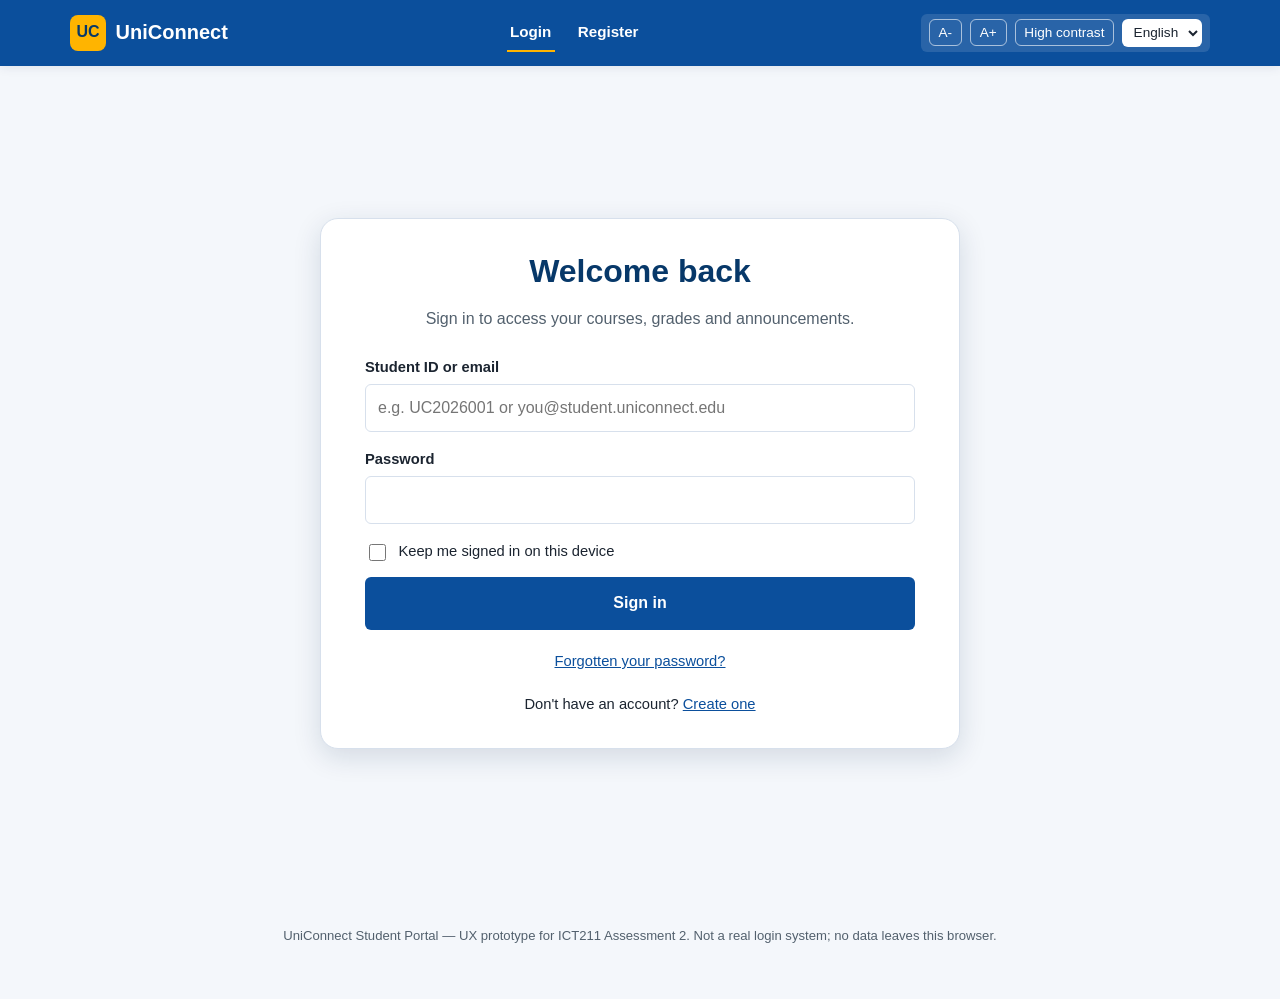
<file: index.html>
<!DOCTYPE html>
<html lang="en">
<head>
<meta charset="UTF-8">
<meta name="viewport" content="width=device-width, initial-scale=1.0">
<title>UniConnect | Student Login</title>
<meta name="description" content="Sign in to the UniConnect student portal to access your courses, grades and announcements.">
<link rel="icon" href="data:image/svg+xml,%3Csvg xmlns=%27http://www.w3.org/2000/svg%27 viewBox=%270 0 100 100%27%3E%3Crect width=%27100%27 height=%27100%27 rx=%2718%27 fill=%27%230b4f9c%27/%3E%3Ctext x=%2750%27 y=%2766%27 font-size=%2748%27 font-family=%27Arial,sans-serif%27 font-weight=%27700%27 fill=%27%23ffffff%27 text-anchor=%27middle%27%3EUC%3C/text%3E%3C/svg%3E">
<link rel="stylesheet" href="css/style.css">
</head>
<body>

<a href="#main-content" class="skip-link">Skip to main content</a>

<header class="site-header">
  <div class="site-header__bar">
    <a href="index.html" class="brand">
      <span class="brand__mark" aria-hidden="true">UC</span>
      <span data-i18n="brand_name">UniConnect</span>
    </a>

    <nav class="main-nav" aria-label="Primary">
      <a href="index.html" aria-current="page" data-i18n="nav_login">Login</a>
      <a href="register.html" data-i18n="nav_register">Register</a>
    </nav>

    <div class="a11y-toolbar" role="group" aria-label="Accessibility settings">
      <button type="button" id="font-decrease" aria-label="Decrease text size">A-</button>
      <button type="button" id="font-increase" aria-label="Increase text size">A+</button>
      <button type="button" id="contrast-toggle" aria-pressed="false" data-i18n="a11y_contrast">High contrast</button>
      <label for="lang-select" class="visually-hidden" data-i18n="a11y_lang_label">Language</label>
      <select id="lang-select" aria-label="Select language">
        <option value="en">English</option>
        <option value="hi">हिंदी</option>
        <option value="zh">中文</option>
      </select>
    </div>
  </div>
</header>

<main id="main-content" class="auth-shell">
  <div class="auth-card">
    <div class="card-header">
      <h1 data-i18n="login_title">Welcome back</h1>
      <p data-i18n="login_subtitle">Sign in to access your courses, grades and announcements.</p>
    </div>

    <div id="form-alert" class="alert" role="alert"></div>

    <!-- STEP 1: credentials -->
    <form id="login-form" novalidate>
      <div class="form-row">
        <div class="field" id="field-student-id">
          <label for="student-id" data-i18n="label_student_id">Student ID or email<span class="required-mark" aria-hidden="true">*</span></label>
          <input type="text" id="student-id" name="studentId" autocomplete="username"
                 aria-required="true" aria-describedby="student-id-error"
                 placeholder="e.g. UC2026001 or you@student.uniconnect.edu">
          <span class="error-msg" id="student-id-error">Enter your student ID or email address.</span>
        </div>
      </div>

      <div class="form-row">
        <div class="field" id="field-password">
          <label for="password" data-i18n="label_password">Password<span class="required-mark" aria-hidden="true">*</span></label>
          <input type="password" id="password" name="password" autocomplete="current-password"
                 aria-required="true" aria-describedby="password-error">
          <span class="error-msg" id="password-error">Enter your password.</span>
        </div>
      </div>

      <div class="checkbox-row">
        <input type="checkbox" id="remember-me" name="rememberMe">
        <label for="remember-me" data-i18n="remember_me">Keep me signed in on this device</label>
      </div>

      <button type="submit" class="btn btn-primary btn-block" data-i18n="btn_login">Sign in</button>

      <p class="auth-footer-link">
        <a href="#" id="forgot-password-link" data-i18n="forgot_password">Forgotten your password?</a>
      </p>
    </form>

    <!-- STEP 2: security-question recovery (hidden until requested) -->
    <div id="recovery-panel" hidden>
      <div class="divider" data-i18n="security_check_title">Account recovery</div>
      <form id="recovery-form" novalidate>
        <div class="form-row">
          <div class="field">
            <label for="recovery-id">Student ID or email<span class="required-mark" aria-hidden="true">*</span></label>
            <input type="text" id="recovery-id" name="recoveryId" aria-required="true">
          </div>
        </div>
        <div class="form-row">
          <div class="field">
            <label for="recovery-answer" data-i18n="label_security_answer">Answer to your security question<span class="required-mark" aria-hidden="true">*</span></label>
            <input type="text" id="recovery-answer" name="recoveryAnswer" aria-required="true">
            <span class="hint" id="recovery-question-hint">We'll show your chosen security question here once your ID is recognised.</span>
          </div>
        </div>
        <button type="submit" class="btn btn-secondary btn-block" data-i18n="btn_verify">Verify and reset password</button>
      </form>
    </div>

    <div class="auth-footer-link">
      <span data-i18n="no_account">Don't have an account?</span>
      <a href="register.html" data-i18n="create_one">Create one</a>
    </div>
  </div>
</main>

<footer class="site-footer">
  <p>UniConnect Student Portal — UX prototype for ICT211 Assessment 2. Not a real login system; no data leaves this browser.</p>
</footer>

<script src="js/main.js"></script>
</body>
</html>
</file>
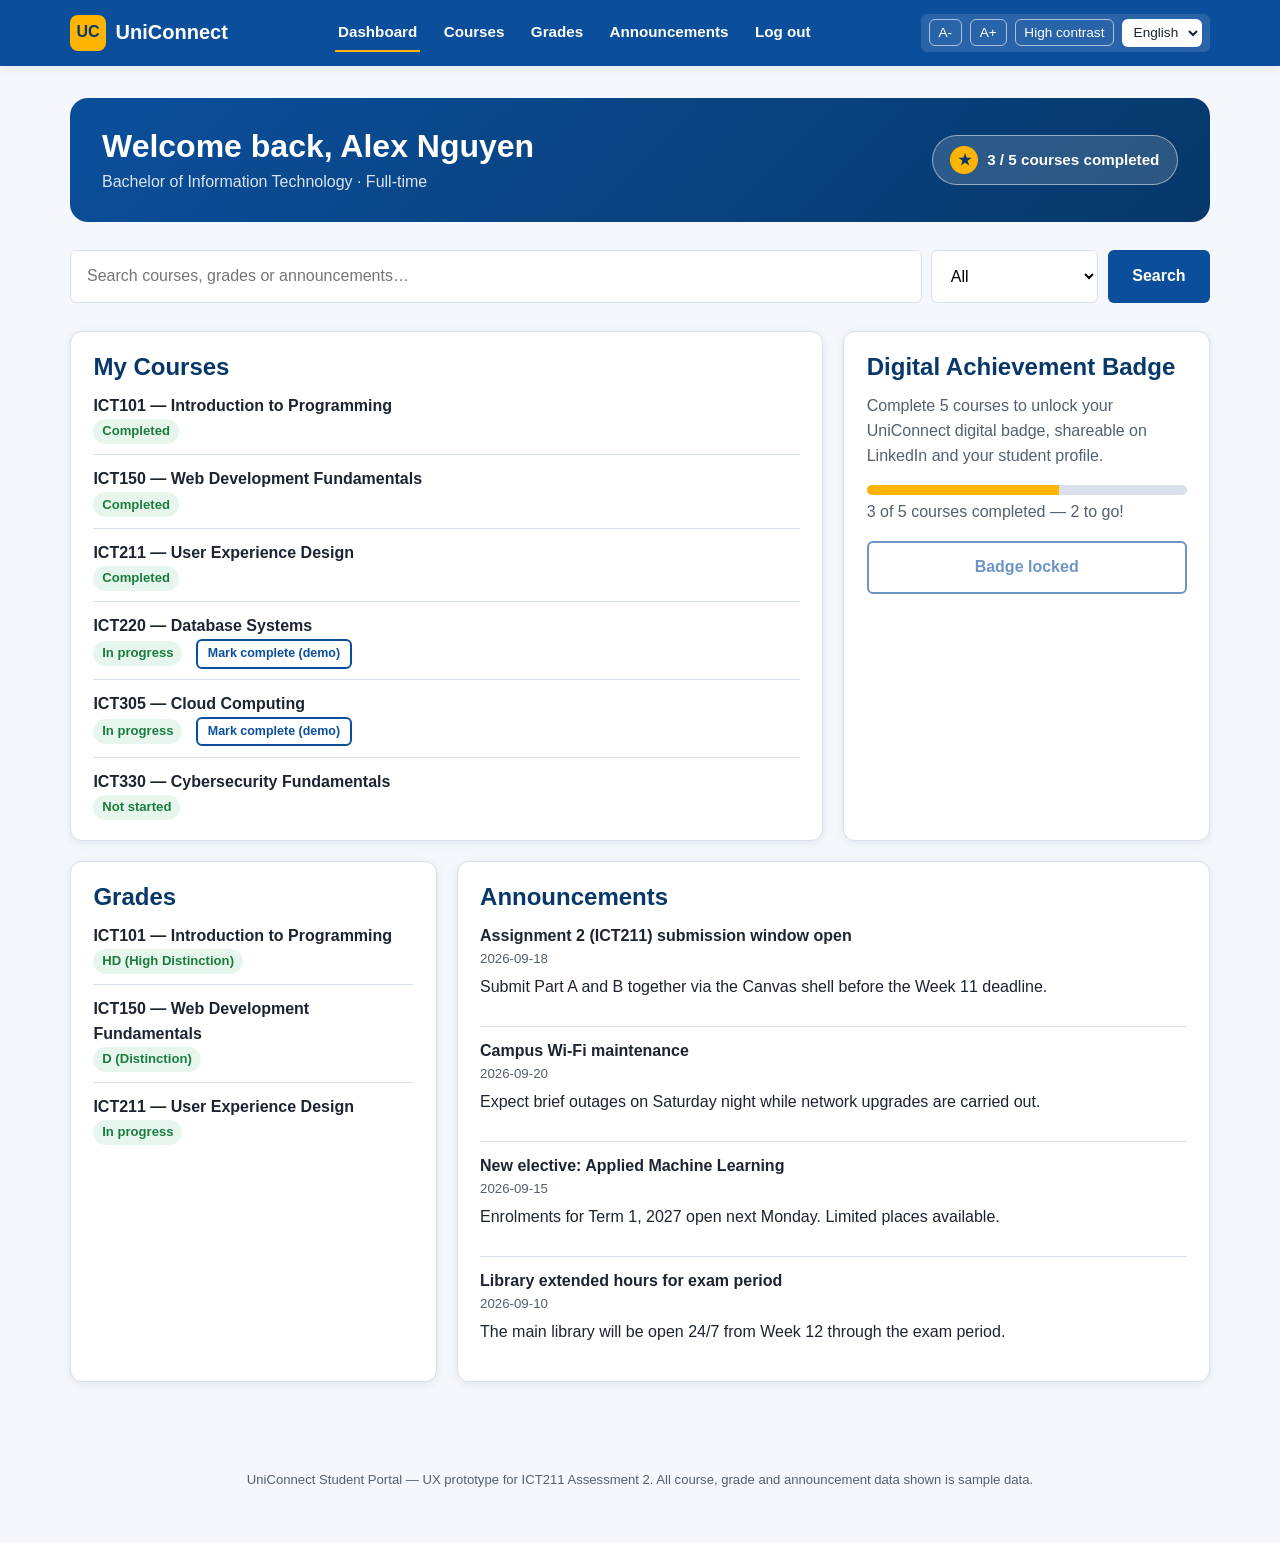
<file: dashboard.html>
<!DOCTYPE html>
<html lang="en">
<head>
<meta charset="UTF-8">
<meta name="viewport" content="width=device-width, initial-scale=1.0">
<title>UniConnect | Dashboard</title>
<meta name="description" content="Your UniConnect student dashboard: courses, grades, announcements and account settings.">
<link rel="icon" href="data:image/svg+xml,%3Csvg xmlns=%27http://www.w3.org/2000/svg%27 viewBox=%270 0 100 100%27%3E%3Crect width=%27100%27 height=%27100%27 rx=%2718%27 fill=%27%230b4f9c%27/%3E%3Ctext x=%2750%27 y=%2766%27 font-size=%2748%27 font-family=%27Arial,sans-serif%27 font-weight=%27700%27 fill=%27%23ffffff%27 text-anchor=%27middle%27%3EUC%3C/text%3E%3C/svg%3E">
<link rel="stylesheet" href="css/style.css">
</head>
<body>

<a href="#main-content" class="skip-link">Skip to main content</a>

<header class="site-header">
  <div class="site-header__bar">
    <a href="dashboard.html" class="brand">
      <span class="brand__mark" aria-hidden="true">UC</span>
      <span data-i18n="brand_name">UniConnect</span>
    </a>

    <nav class="main-nav" aria-label="Primary">
      <a href="dashboard.html" aria-current="page" data-i18n="nav_dashboard">Dashboard</a>
      <a href="#courses-card" data-i18n="nav_courses">Courses</a>
      <a href="#grades-card" data-i18n="nav_grades">Grades</a>
      <a href="#announcements-card" data-i18n="nav_announcements">Announcements</a>
      <a href="index.html" id="logout-link" data-i18n="nav_logout">Log out</a>
    </nav>

    <div class="a11y-toolbar" role="group" aria-label="Accessibility settings">
      <button type="button" id="font-decrease" aria-label="Decrease text size">A-</button>
      <button type="button" id="font-increase" aria-label="Increase text size">A+</button>
      <button type="button" id="contrast-toggle" aria-pressed="false" data-i18n="a11y_contrast">High contrast</button>
      <label for="lang-select" class="visually-hidden" data-i18n="a11y_lang_label">Language</label>
      <select id="lang-select" aria-label="Select language">
        <option value="en">English</option>
        <option value="hi">हिंदी</option>
        <option value="zh">中文</option>
      </select>
    </div>
  </div>
</header>

<main id="main-content" class="page-shell">

  <div class="welcome-banner">
    <div>
      <h1 id="welcome-name" data-i18n="welcome_back">Welcome back, Student</h1>
      <p id="welcome-course">Bachelor of Information Technology · Full-time</p>
    </div>
    <div class="badge-pill" id="badge-progress-pill">
      <span class="badge-pill__icon" aria-hidden="true">★</span>
      <span id="badge-progress-text" data-i18n="badge_progress">3 / 5 courses completed</span>
    </div>
  </div>

  <div id="dashboard-alert" class="alert" role="status"></div>

  <form class="search-bar" id="search-form" role="search">
    <label for="dashboard-search" class="visually-hidden">Search courses, grades or announcements</label>
    <input type="search" id="dashboard-search" data-i18n-placeholder="search_placeholder" placeholder="Search courses, grades or announcements…">
    <select id="search-filter" aria-label="Filter search by category">
      <option value="all" data-i18n="filter_all">All</option>
      <option value="courses" data-i18n="filter_courses">Courses</option>
      <option value="grades" data-i18n="filter_grades">Grades</option>
      <option value="announcements" data-i18n="filter_announcements">Announcements</option>
    </select>
    <button type="submit" class="btn btn-primary">Search</button>
  </form>

  <div class="dashboard-grid">

    <!-- Courses -->
    <section class="card card--span2" id="courses-card" aria-labelledby="courses-title">
      <h2 id="courses-title" data-i18n="courses_title">My Courses</h2>
      <ul class="list-plain" id="courses-list"></ul>
    </section>

    <!-- Digital badge -->
    <section class="card" id="badge-card" aria-labelledby="badge-title">
      <h2 id="badge-title" data-i18n="badge_title">Digital Achievement Badge</h2>
      <p class="text-muted" data-i18n="badge_desc">Complete 5 courses to unlock your UniConnect digital badge, shareable on LinkedIn and your student profile.</p>
      <div class="progress-track" aria-hidden="true"><div class="progress-track__bar" id="badge-progress-bar" style="width:60%"></div></div>
      <p class="text-muted" id="badge-status-text">3 of 5 courses completed — 2 to go!</p>
      <button type="button" class="btn btn-secondary btn-block" id="badge-claim-btn" disabled>Badge locked</button>
    </section>

    <!-- Grades -->
    <section class="card" id="grades-card" aria-labelledby="grades-title">
      <h2 id="grades-title" data-i18n="grades_title">Grades</h2>
      <ul class="list-plain" id="grades-list"></ul>
    </section>

    <!-- Announcements -->
    <section class="card card--span2" id="announcements-card" aria-labelledby="announcements-title">
      <h2 id="announcements-title" data-i18n="announcements_title">Announcements</h2>
      <ul class="list-plain" id="announcements-list"></ul>
    </section>

  </div>
</main>

<footer class="site-footer">
  <p>UniConnect Student Portal — UX prototype for ICT211 Assessment 2. All course, grade and announcement data shown is sample data.</p>
</footer>

<script src="js/main.js"></script>
</body>
</html>
</file>
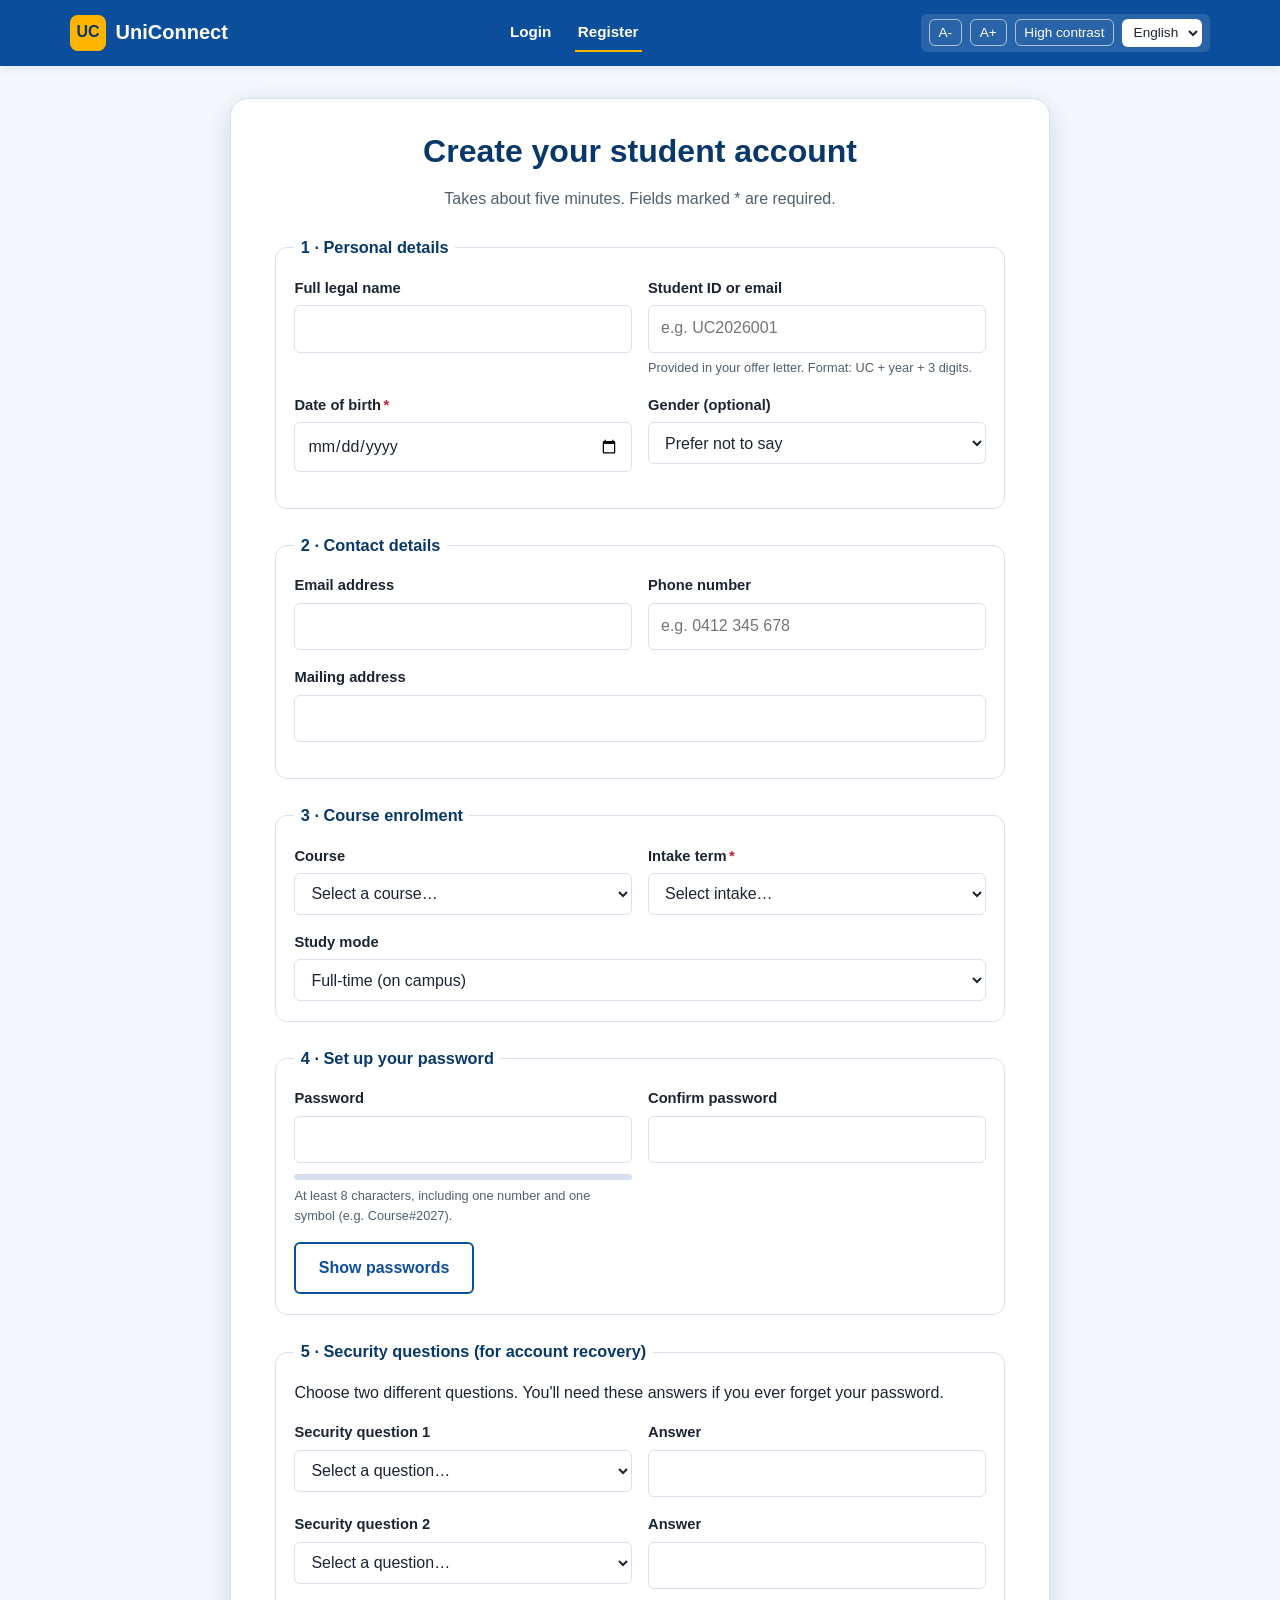
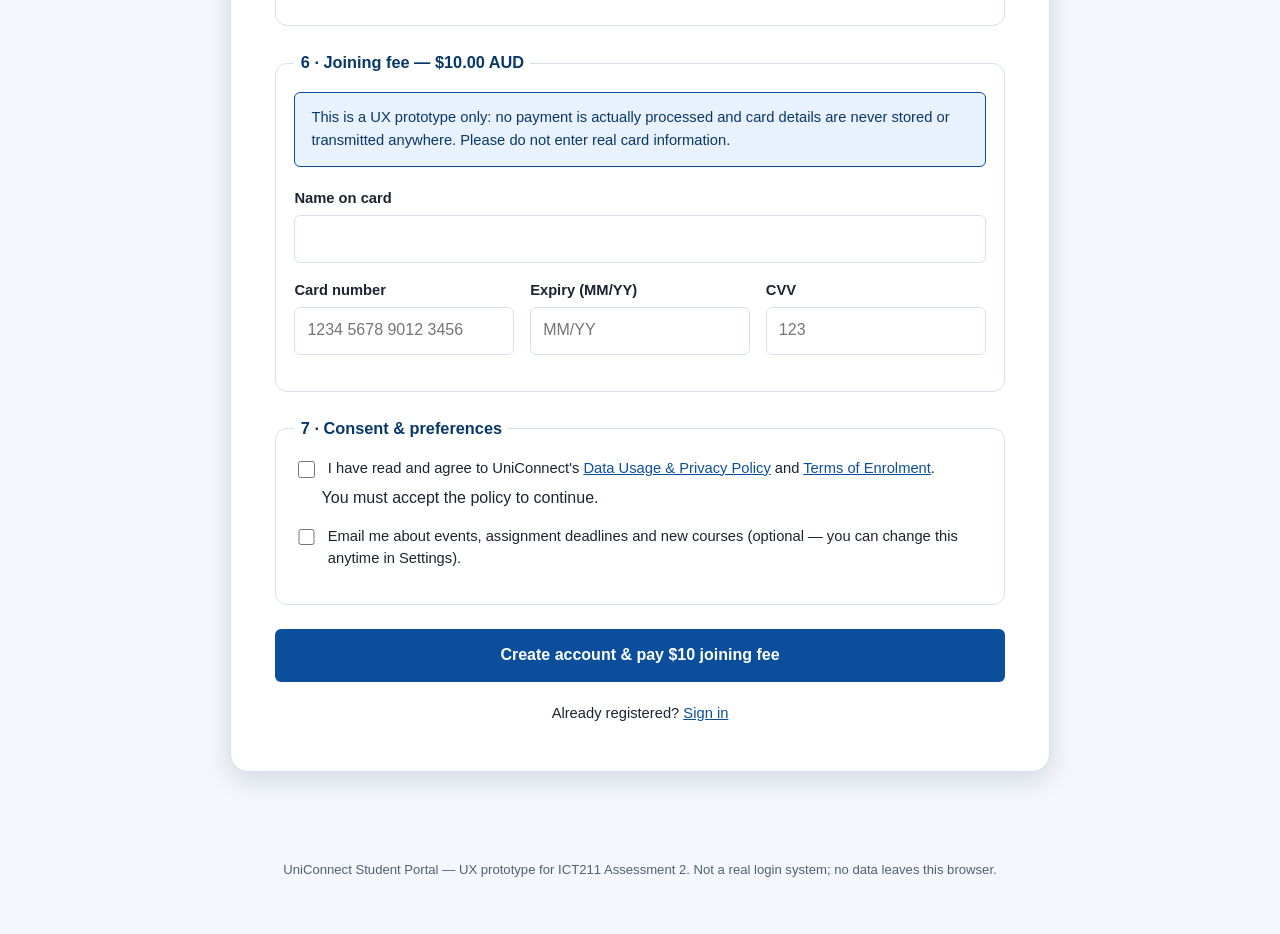
<file: register.html>
<!DOCTYPE html>
<html lang="en">
<head>
<meta charset="UTF-8">
<meta name="viewport" content="width=device-width, initial-scale=1.0">
<title>UniConnect | Student Registration</title>
<meta name="description" content="Register for a new UniConnect student account: personal details, course enrolment, account security and the one-off joining fee.">
<link rel="icon" href="data:image/svg+xml,%3Csvg xmlns=%27http://www.w3.org/2000/svg%27 viewBox=%270 0 100 100%27%3E%3Crect width=%27100%27 height=%27100%27 rx=%2718%27 fill=%27%230b4f9c%27/%3E%3Ctext x=%2750%27 y=%2766%27 font-size=%2748%27 font-family=%27Arial,sans-serif%27 font-weight=%27700%27 fill=%27%23ffffff%27 text-anchor=%27middle%27%3EUC%3C/text%3E%3C/svg%3E">
<link rel="stylesheet" href="css/style.css">
</head>
<body>

<a href="#main-content" class="skip-link">Skip to main content</a>

<header class="site-header">
  <div class="site-header__bar">
    <a href="index.html" class="brand">
      <span class="brand__mark" aria-hidden="true">UC</span>
      <span data-i18n="brand_name">UniConnect</span>
    </a>

    <nav class="main-nav" aria-label="Primary">
      <a href="index.html" data-i18n="nav_login">Login</a>
      <a href="register.html" aria-current="page" data-i18n="nav_register">Register</a>
    </nav>

    <div class="a11y-toolbar" role="group" aria-label="Accessibility settings">
      <button type="button" id="font-decrease" aria-label="Decrease text size">A-</button>
      <button type="button" id="font-increase" aria-label="Increase text size">A+</button>
      <button type="button" id="contrast-toggle" aria-pressed="false" data-i18n="a11y_contrast">High contrast</button>
      <label for="lang-select" class="visually-hidden" data-i18n="a11y_lang_label">Language</label>
      <select id="lang-select" aria-label="Select language">
        <option value="en">English</option>
        <option value="hi">हिंदी</option>
        <option value="zh">中文</option>
      </select>
    </div>
  </div>
</header>

<main id="main-content" class="page-shell">
  <div class="auth-card auth-card--wide" style="margin: 0 auto;">
    <div class="card-header">
      <h1 data-i18n="register_title">Create your student account</h1>
      <p data-i18n="register_subtitle">Takes about five minutes. Fields marked * are required.</p>
    </div>

    <div id="form-alert" class="alert" role="alert"></div>

    <!-- Progress indicator -->
    <ol class="visually-hidden" id="step-status" aria-live="polite"></ol>

    <form id="register-form" novalidate autocomplete="on">

      <!-- ===================== 1. Personal details ===================== -->
      <fieldset>
        <legend data-i18n="section_personal">1 · Personal details</legend>

        <div class="form-row form-row--2">
          <div class="field" id="field-full-name">
            <label for="full-name" data-i18n="label_full_name">Full legal name<span class="required-mark" aria-hidden="true">*</span></label>
            <input type="text" id="full-name" name="fullName" autocomplete="name" aria-required="true" aria-describedby="full-name-error">
            <span class="error-msg" id="full-name-error">Please enter your full name.</span>
          </div>

          <div class="field" id="field-student-id">
            <label for="student-id" data-i18n="label_student_id">Student ID<span class="required-mark" aria-hidden="true">*</span></label>
            <input type="text" id="student-id" name="studentId" aria-required="true" aria-describedby="student-id-error student-id-hint" placeholder="e.g. UC2026001">
            <span class="hint" id="student-id-hint">Provided in your offer letter. Format: UC + year + 3 digits.</span>
            <span class="error-msg" id="student-id-error">Enter a valid student ID (e.g. UC2026001).</span>
          </div>
        </div>

        <div class="form-row form-row--2">
          <div class="field">
            <label for="dob">Date of birth<span class="required-mark" aria-hidden="true">*</span></label>
            <input type="date" id="dob" name="dob" autocomplete="bday" aria-required="true" aria-describedby="dob-error">
            <span class="error-msg" id="dob-error">Enter your date of birth.</span>
          </div>
          <div class="field">
            <label for="gender">Gender (optional)</label>
            <select id="gender" name="gender">
              <option value="">Prefer not to say</option>
              <option value="female">Female</option>
              <option value="male">Male</option>
              <option value="nonbinary">Non-binary</option>
              <option value="self-describe">Self-described</option>
            </select>
          </div>
        </div>
      </fieldset>

      <!-- ===================== 2. Contact details ===================== -->
      <fieldset>
        <legend data-i18n="section_contact">2 · Contact details</legend>

        <div class="form-row form-row--2">
          <div class="field" id="field-email">
            <label for="email" data-i18n="label_email">Email address<span class="required-mark" aria-hidden="true">*</span></label>
            <input type="email" id="email" name="email" autocomplete="email" aria-required="true" aria-describedby="email-error">
            <span class="error-msg" id="email-error">Enter a valid email address.</span>
          </div>
          <div class="field" id="field-phone">
            <label for="phone" data-i18n="label_phone">Phone number<span class="required-mark" aria-hidden="true">*</span></label>
            <input type="tel" id="phone" name="phone" autocomplete="tel" aria-required="true" aria-describedby="phone-error" placeholder="e.g. 0412 345 678">
            <span class="error-msg" id="phone-error">Enter a valid phone number.</span>
          </div>
        </div>

        <div class="form-row">
          <div class="field" id="field-address">
            <label for="address" data-i18n="label_address">Mailing address<span class="required-mark" aria-hidden="true">*</span></label>
            <input type="text" id="address" name="address" autocomplete="street-address" aria-required="true" aria-describedby="address-error">
            <span class="error-msg" id="address-error">Enter your mailing address.</span>
          </div>
        </div>
      </fieldset>

      <!-- ===================== 3. Course enrolment ===================== -->
      <fieldset>
        <legend data-i18n="section_course">3 · Course enrolment</legend>

        <div class="form-row form-row--2">
          <div class="field" id="field-course">
            <label for="course" data-i18n="label_course">Course<span class="required-mark" aria-hidden="true">*</span></label>
            <select id="course" name="course" aria-required="true" aria-describedby="course-error">
              <option value="">Select a course…</option>
              <option value="bit">Bachelor of Information Technology</option>
              <option value="bba">Bachelor of Business Administration</option>
              <option value="bcom">Bachelor of Commerce</option>
              <option value="mit">Master of Information Technology</option>
              <option value="mba">Master of Business Administration</option>
            </select>
            <span class="error-msg" id="course-error">Select the course you are enrolling in.</span>
          </div>

          <div class="field" id="field-intake">
            <label for="intake">Intake term<span class="required-mark" aria-hidden="true">*</span></label>
            <select id="intake" name="intake" aria-required="true" aria-describedby="intake-error">
              <option value="">Select intake…</option>
              <option value="term1-2027">Term 1, 2027</option>
              <option value="term2-2027">Term 2, 2027</option>
              <option value="term3-2027">Term 3, 2027</option>
            </select>
            <span class="error-msg" id="intake-error">Select an intake term.</span>
          </div>
        </div>

        <div class="field">
          <label for="study-mode">Study mode</label>
          <select id="study-mode" name="studyMode">
            <option value="full-time">Full-time (on campus)</option>
            <option value="part-time">Part-time (on campus)</option>
            <option value="online">Online</option>
          </select>
        </div>
      </fieldset>

      <!-- ===================== 4. Account security ===================== -->
      <fieldset>
        <legend data-i18n="section_account">4 · Set up your password</legend>

        <div class="form-row form-row--2">
          <div class="field" id="field-password">
            <label for="password" data-i18n="label_password">Password<span class="required-mark" aria-hidden="true">*</span></label>
            <input type="password" id="password" name="password" autocomplete="new-password" aria-required="true"
                   aria-describedby="password-hint password-error">
            <div class="password-strength" aria-hidden="true"><div class="password-strength__bar" id="password-strength-bar"></div></div>
            <span class="hint" id="password-hint" data-i18n="password_rule_hint">At least 8 characters, including one number and one symbol (e.g. Course#2027).</span>
            <span class="error-msg" id="password-error">Password must be 8+ characters and include a number and a symbol.</span>
          </div>

          <div class="field" id="field-confirm-password">
            <label for="confirm-password" data-i18n="label_confirm_password">Confirm password<span class="required-mark" aria-hidden="true">*</span></label>
            <input type="password" id="confirm-password" name="confirmPassword" autocomplete="new-password" aria-required="true" aria-describedby="confirm-password-error">
            <span class="error-msg" id="confirm-password-error">Passwords do not match.</span>
          </div>
        </div>

        <button type="button" class="btn btn-secondary" id="toggle-password-visibility" aria-pressed="false">Show passwords</button>
      </fieldset>

      <!-- ===================== 5. Security questions ===================== -->
      <fieldset>
        <legend data-i18n="section_security">5 · Security questions (for account recovery)</legend>
        <p class="hint mt-0">Choose two different questions. You'll need these answers if you ever forget your password.</p>

        <div class="form-row form-row--2">
          <div class="field" id="field-security-q1">
            <label for="security-q1" data-i18n="label_security_q1">Security question 1<span class="required-mark" aria-hidden="true">*</span></label>
            <select id="security-q1" name="securityQ1" aria-required="true" aria-describedby="security-q1-error">
              <option value="">Select a question…</option>
              <option value="pet">What was the name of your first pet?</option>
              <option value="city">In what city were you born?</option>
              <option value="school">What was the name of your primary school?</option>
              <option value="book">What is your favourite book?</option>
            </select>
            <span class="error-msg" id="security-q1-error">Choose a security question.</span>
          </div>
          <div class="field" id="field-security-a1">
            <label for="security-a1" data-i18n="label_security_a1">Answer<span class="required-mark" aria-hidden="true">*</span></label>
            <input type="text" id="security-a1" name="securityA1" aria-required="true" aria-describedby="security-a1-error">
            <span class="error-msg" id="security-a1-error">Enter an answer.</span>
          </div>
        </div>

        <div class="form-row form-row--2">
          <div class="field" id="field-security-q2">
            <label for="security-q2" data-i18n="label_security_q2">Security question 2<span class="required-mark" aria-hidden="true">*</span></label>
            <select id="security-q2" name="securityQ2" aria-required="true" aria-describedby="security-q2-error">
              <option value="">Select a question…</option>
              <option value="city">In what city were you born?</option>
              <option value="pet">What was the name of your first pet?</option>
              <option value="teacher">Who was your favourite teacher?</option>
              <option value="food">What is your favourite food?</option>
            </select>
            <span class="error-msg" id="security-q2-error">Choose a different security question.</span>
          </div>
          <div class="field" id="field-security-a2">
            <label for="security-a2" data-i18n="label_security_a2">Answer<span class="required-mark" aria-hidden="true">*</span></label>
            <input type="text" id="security-a2" name="securityA2" aria-required="true" aria-describedby="security-a2-error">
            <span class="error-msg" id="security-a2-error">Enter an answer.</span>
          </div>
        </div>
      </fieldset>

      <!-- ===================== 6. Joining fee / payment ===================== -->
      <fieldset>
        <legend data-i18n="section_payment">6 · Joining fee — $10.00 AUD</legend>
        <div class="alert alert-info is-visible" data-i18n="payment_note">
          This is a UX prototype only: no payment is actually processed and card details are never stored or transmitted anywhere. Please do not enter real card information.
        </div>

        <div class="form-row">
          <div class="field" id="field-card-name">
            <label for="card-name" data-i18n="label_card_name">Name on card<span class="required-mark" aria-hidden="true">*</span></label>
            <input type="text" id="card-name" name="cardName" autocomplete="cc-name" aria-required="true" aria-describedby="card-name-error">
            <span class="error-msg" id="card-name-error">Enter the name on the card.</span>
          </div>
        </div>

        <div class="form-row form-row--3">
          <div class="field" id="field-card-number">
            <label for="card-number" data-i18n="label_card_number">Card number<span class="required-mark" aria-hidden="true">*</span></label>
            <input type="text" id="card-number" name="cardNumber" inputmode="numeric" autocomplete="cc-number"
                   maxlength="19" placeholder="1234 5678 9012 3456" aria-required="true" aria-describedby="card-number-error">
            <span class="error-msg" id="card-number-error">Enter a 16-digit card number.</span>
          </div>
          <div class="field" id="field-card-expiry">
            <label for="card-expiry" data-i18n="label_card_expiry">Expiry (MM/YY)<span class="required-mark" aria-hidden="true">*</span></label>
            <input type="text" id="card-expiry" name="cardExpiry" inputmode="numeric" autocomplete="cc-exp"
                   maxlength="5" placeholder="MM/YY" aria-required="true" aria-describedby="card-expiry-error">
            <span class="error-msg" id="card-expiry-error">Enter a valid future expiry date.</span>
          </div>
          <div class="field" id="field-card-cvv">
            <label for="card-cvv" data-i18n="label_card_cvv">CVV<span class="required-mark" aria-hidden="true">*</span></label>
            <input type="text" id="card-cvv" name="cardCvv" inputmode="numeric" autocomplete="cc-csc"
                   maxlength="4" placeholder="123" aria-required="true" aria-describedby="card-cvv-error">
            <span class="error-msg" id="card-cvv-error">Enter a 3 or 4 digit CVV.</span>
          </div>
        </div>
      </fieldset>

      <!-- ===================== 7. Consent & preferences ===================== -->
      <fieldset>
        <legend data-i18n="section_consent">7 · Consent &amp; preferences</legend>

        <div class="checkbox-row" id="field-consent-policy">
          <input type="checkbox" id="consent-policy" name="consentPolicy" aria-required="true" aria-describedby="consent-policy-error">
          <label for="consent-policy" data-i18n="consent_policy">
            I have read and agree to UniConnect's <a href="#" target="_blank" rel="noopener">Data Usage &amp; Privacy Policy</a> and <a href="#" target="_blank" rel="noopener">Terms of Enrolment</a>.<span class="required-mark" aria-hidden="true">*</span>
          </label>
        </div>
        <span class="error-msg" id="consent-policy-error" style="display:block;margin:-0.5rem 0 0.85rem 1.7rem;">You must accept the policy to continue.</span>

        <div class="checkbox-row">
          <input type="checkbox" id="consent-marketing" name="consentMarketing">
          <label for="consent-marketing" data-i18n="consent_marketing">Email me about events, assignment deadlines and new courses (optional — you can change this anytime in Settings).</label>
        </div>
      </fieldset>

      <button type="submit" class="btn btn-primary btn-block" data-i18n="btn_create_account">Create account &amp; pay $10 joining fee</button>

      <p class="auth-footer-link">
        <span data-i18n="have_account">Already registered?</span>
        <a href="index.html" data-i18n="sign_in">Sign in</a>
      </p>
    </form>
  </div>
</main>

<footer class="site-footer">
  <p>UniConnect Student Portal — UX prototype for ICT211 Assessment 2. Not a real login system; no data leaves this browser.</p>
</footer>

<script src="js/main.js"></script>
</body>
</html>
</file>
<file: css/style.css>
/* =========================================================
   UniConnect Student Portal — Shared Stylesheet
   Theme: "Modern University Blue"
   Notes:
   - All colours are defined as CSS custom properties in :root
     so the whole theme can be swapped by editing this one block.
   - Accessibility affordances (focus states, skip link, contrast
     mode, adjustable text size, reduced motion) live here so every
     page gets them automatically.
   ========================================================= */

:root {
  /* ---- Brand palette ---- */
  --color-primary: #0b4f9c;       /* primary university blue   */
  --color-primary-dark: #073869;
  --color-primary-light: #e8f1fc;
  --color-accent: #ffb400;        /* amber accent for badges/CTAs */
  --color-accent-dark: #a56a00;   /* contrast-safe text-on-light use */

  --color-bg: #f4f7fb;
  --color-surface: #ffffff;
  --color-border: #d7e0ec;

  --color-text: #1b2430;
  --color-text-muted: #52606d;
  --color-success: #1c7c3f;
  --color-success-bg: #e7f6ec;
  --color-error: #c0233c;
  --color-error-bg: #fdeaee;

  --radius-sm: 6px;
  --radius-md: 12px;
  --radius-lg: 18px;

  --shadow-card: 0 2px 10px rgba(15, 40, 80, 0.08);
  --shadow-elevated: 0 8px 28px rgba(15, 40, 80, 0.14);

  --font-base: "Segoe UI", "Helvetica Neue", Arial, "Noto Sans", sans-serif;

  /* Base font size is scaled by the accessibility "text size" control */
  --font-scale: 1;
  font-size: calc(16px * var(--font-scale));
}

/* ---- High-contrast theme (toggled via [data-contrast="on"] on <html>) ---- */
html[data-contrast="on"] {
  --color-primary: #002d6e;
  --color-primary-dark: #001a40;
  --color-primary-light: #ffffff;
  --color-accent: #ffcc00;
  --color-accent-dark: #6b4c00;

  --color-bg: #000000;
  --color-surface: #0d0d0d;
  --color-border: #ffffff;

  --color-text: #ffffff;
  --color-text-muted: #f2f2f2;
  --color-success: #52e07a;
  --color-success-bg: #063d18;
  --color-error: #ff8a9b;
  --color-error-bg: #4a0010;

  --shadow-card: none;
  --shadow-elevated: none;
}

/* ---- Reset ---- */
* ,
*::before,
*::after {
  box-sizing: border-box;
}

html, body {
  margin: 0;
  padding: 0;
}

body {
  font-family: var(--font-base);
  background: var(--color-bg);
  color: var(--color-text);
  line-height: 1.55;
  min-height: 100vh;
}

img { max-width: 100%; display: block; }

a { color: var(--color-primary); }

h1, h2, h3, h4 {
  color: var(--color-primary-dark);
  line-height: 1.25;
  margin: 0 0 0.5em 0;
}

p { margin: 0 0 1em 0; }

/* ---- Respect reduced-motion preference ---- */
@media (prefers-reduced-motion: reduce) {
  * , *::before, *::after {
    animation-duration: 0.001ms !important;
    animation-iteration-count: 1 !important;
    transition-duration: 0.001ms !important;
    scroll-behavior: auto !important;
  }
}

/* =========================================================
   Skip link (screen-reader / keyboard accessibility)
   ========================================================= */
.skip-link {
  position: absolute;
  left: -999px;
  top: auto;
  background: var(--color-primary-dark);
  color: #fff;
  padding: 0.75em 1.25em;
  z-index: 1000;
  border-radius: 0 0 var(--radius-sm) 0;
  font-weight: 600;
}

.skip-link:focus {
  left: 0;
  top: 0;
}

/* =========================================================
   Focus states — visible on every interactive element
   ========================================================= */
a:focus-visible,
button:focus-visible,
input:focus-visible,
select:focus-visible,
textarea:focus-visible,
[tabindex]:focus-visible {
  outline: 3px solid var(--color-accent);
  outline-offset: 2px;
}

/* =========================================================
   Top navigation / header
   ========================================================= */
.site-header {
  background: var(--color-primary);
  color: #fff;
  position: sticky;
  top: env(safe-area-inset-top, 0px);
  z-index: 100;
  box-shadow: var(--shadow-card);
}

.site-header__bar {
  max-width: 1180px;
  margin: 0 auto;
  display: flex;
  align-items: center;
  justify-content: space-between;
  padding: 0.85rem 1.25rem;
  gap: 1rem;
  flex-wrap: wrap;
}

.brand {
  display: flex;
  align-items: center;
  gap: 0.6rem;
  color: #fff;
  text-decoration: none;
  font-weight: 700;
  font-size: 1.25rem;
}

.brand__mark {
  width: 36px;
  height: 36px;
  border-radius: 8px;
  background: var(--color-accent);
  color: var(--color-primary-dark);
  display: flex;
  align-items: center;
  justify-content: center;
  font-weight: 800;
  font-size: 1rem;
}

.main-nav {
  display: flex;
  gap: 1.25rem;
  align-items: center;
  flex-wrap: wrap;
}

.main-nav a {
  color: #fff;
  text-decoration: none;
  font-weight: 600;
  font-size: 0.95rem;
  padding: 0.4rem 0.2rem;
  border-bottom: 2px solid transparent;
}

.main-nav a:hover,
.main-nav a[aria-current="page"] {
  border-bottom-color: var(--color-accent);
}

/* ---- Accessibility toolbar ---- */
.a11y-toolbar {
  display: flex;
  align-items: center;
  gap: 0.5rem;
  background: rgba(255, 255, 255, 0.12);
  border-radius: var(--radius-sm);
  padding: 0.3rem 0.5rem;
  flex-wrap: wrap;
}

.a11y-toolbar button {
  background: transparent;
  border: 1px solid rgba(255, 255, 255, 0.6);
  color: #fff;
  border-radius: var(--radius-sm);
  padding: 0.3rem 0.55rem;
  font-size: 0.85rem;
  cursor: pointer;
}

.a11y-toolbar button:hover { background: rgba(255,255,255,0.18); }

.a11y-toolbar select {
  border-radius: var(--radius-sm);
  border: 1px solid rgba(255,255,255,0.6);
  background: #fff;
  color: var(--color-text);
  padding: 0.28rem 0.4rem;
  font-size: 0.85rem;
}

/* =========================================================
   Page shell / layout helpers
   ========================================================= */
.page-shell {
  max-width: 1180px;
  margin: 0 auto;
  padding: 2rem 1.25rem 4rem;
}

.auth-shell {
  min-height: calc(100vh - 64px);
  display: flex;
  align-items: center;
  justify-content: center;
  padding: 2rem 1.25rem;
}

.auth-card {
  background: var(--color-surface);
  border: 1px solid var(--color-border);
  border-radius: var(--radius-lg);
  box-shadow: var(--shadow-elevated);
  width: 100%;
  max-width: 640px;
  padding: 2rem clamp(1.25rem, 4vw, 2.75rem);
}

.auth-card--wide { max-width: 820px; }

.card-header { text-align: center; margin-bottom: 1.5rem; }

.card-header p { color: var(--color-text-muted); }

/* =========================================================
   Forms
   ========================================================= */
fieldset {
  border: 1px solid var(--color-border);
  border-radius: var(--radius-md);
  padding: 1rem 1.15rem 1.25rem;
  margin: 0 0 1.5rem 0;
}

legend {
  font-weight: 700;
  color: var(--color-primary-dark);
  padding: 0 0.4rem;
  font-size: 1.02rem;
}

.form-row {
  display: grid;
  gap: 1rem;
  margin-bottom: 1rem;
}

.form-row--2 { grid-template-columns: 1fr 1fr; }
.form-row--3 { grid-template-columns: 1fr 1fr 1fr; }

@media (max-width: 640px) {
  .form-row--2, .form-row--3 { grid-template-columns: 1fr; }
}

.field { display: flex; flex-direction: column; gap: 0.35rem; }

.field label {
  font-weight: 600;
  font-size: 0.92rem;
}

.required-mark { color: var(--color-error); margin-left: 0.15rem; }

.field input[type="text"],
.field input[type="email"],
.field input[type="tel"],
.field input[type="password"],
.field input[type="number"],
.field input[type="search"],
.field input[type="date"],
.field select,
.field textarea {
  font: inherit;
  padding: 0.65rem 0.75rem;
  border-radius: var(--radius-sm);
  border: 1px solid var(--color-border);
  background: var(--color-surface);
  color: var(--color-text);
  width: 100%;
}

.field input:focus,
.field select:focus,
.field textarea:focus {
  border-color: var(--color-primary);
}

.field .hint {
  font-size: 0.8rem;
  color: var(--color-text-muted);
}

.field .error-msg {
  font-size: 0.82rem;
  color: var(--color-error);
  display: none;
}

.field.has-error input,
.field.has-error select {
  border-color: var(--color-error);
}

.field.has-error .error-msg { display: block; }

.field.is-valid input { border-color: var(--color-success); }

.checkbox-row {
  display: flex;
  align-items: flex-start;
  gap: 0.6rem;
  margin-bottom: 0.85rem;
}

.checkbox-row input[type="checkbox"] {
  margin-top: 0.25rem;
  width: 1.05rem;
  height: 1.05rem;
  accent-color: var(--color-primary);
  flex-shrink: 0;
}

.checkbox-row label { font-size: 0.92rem; }

.password-strength {
  height: 6px;
  border-radius: 4px;
  background: var(--color-border);
  overflow: hidden;
  margin-top: 0.35rem;
}

.password-strength__bar {
  height: 100%;
  width: 0%;
  background: var(--color-error);
  transition: width 0.2s ease, background 0.2s ease;
}

/* ---- Buttons ---- */
.btn {
  display: inline-flex;
  align-items: center;
  justify-content: center;
  gap: 0.5rem;
  font: inherit;
  font-weight: 700;
  border-radius: var(--radius-sm);
  padding: 0.75rem 1.4rem;
  border: 2px solid transparent;
  cursor: pointer;
  text-decoration: none;
}

.btn-primary {
  background: var(--color-primary);
  color: #fff;
}

.btn-primary:hover { background: var(--color-primary-dark); }

.btn-secondary {
  background: transparent;
  border-color: var(--color-primary);
  color: var(--color-primary);
}

.btn-secondary:hover { background: var(--color-primary-light); }

.btn-block { width: 100%; }

.btn[disabled] {
  opacity: 0.6;
  cursor: not-allowed;
}

/* ---- Alerts / banners ---- */
.alert {
  border-radius: var(--radius-sm);
  padding: 0.85rem 1rem;
  font-size: 0.92rem;
  margin-bottom: 1.25rem;
  display: none;
}

.alert.is-visible { display: block; }

.alert-success { background: var(--color-success-bg); color: var(--color-success); border: 1px solid currentColor; }
.alert-error { background: var(--color-error-bg); color: var(--color-error); border: 1px solid currentColor; }
.alert-info { background: var(--color-primary-light); color: var(--color-primary-dark); border: 1px solid var(--color-primary); }

.divider {
  display: flex;
  align-items: center;
  gap: 0.75rem;
  color: var(--color-text-muted);
  font-size: 0.85rem;
  margin: 1.25rem 0;
}

.divider::before, .divider::after {
  content: "";
  flex: 1;
  height: 1px;
  background: var(--color-border);
}

.auth-footer-link {
  text-align: center;
  margin-top: 1.25rem;
  font-size: 0.92rem;
}

/* =========================================================
   Dashboard
   ========================================================= */
.dashboard-header {
  display: flex;
  justify-content: space-between;
  align-items: flex-start;
  gap: 1rem;
  flex-wrap: wrap;
  margin-bottom: 1.5rem;
}

.welcome-banner {
  background: linear-gradient(135deg, var(--color-primary), var(--color-primary-dark));
  color: #fff;
  border-radius: var(--radius-lg);
  padding: 1.75rem 2rem;
  margin-bottom: 1.75rem;
  display: flex;
  justify-content: space-between;
  align-items: center;
  gap: 1.5rem;
  flex-wrap: wrap;
}

.welcome-banner h1 { color: #fff; margin-bottom: 0.25rem; }
.welcome-banner p { color: rgba(255,255,255,0.85); margin: 0; }

.badge-pill {
  background: rgba(255,255,255,0.15);
  border: 1px solid rgba(255,255,255,0.5);
  border-radius: 999px;
  padding: 0.6rem 1.1rem;
  display: flex;
  align-items: center;
  gap: 0.55rem;
  font-weight: 700;
  font-size: 0.95rem;
}

.badge-pill__icon {
  width: 28px; height: 28px;
  border-radius: 50%;
  background: var(--color-accent);
  color: var(--color-primary-dark);
  display: flex; align-items: center; justify-content: center;
  font-size: 0.95rem;
}

.search-bar {
  display: flex;
  gap: 0.6rem;
  margin-bottom: 1.75rem;
  flex-wrap: wrap;
}

.search-bar input[type="search"] {
  flex: 1;
  min-width: 220px;
  font: inherit;
  padding: 0.75rem 1rem;
  border-radius: var(--radius-sm);
  border: 1px solid var(--color-border);
}

.search-bar select {
  font: inherit;
  padding: 0.75rem 0.9rem;
  border-radius: var(--radius-sm);
  border: 1px solid var(--color-border);
  background: var(--color-surface);
}

.dashboard-grid {
  display: grid;
  grid-template-columns: repeat(auto-fit, minmax(300px, 1fr));
  gap: 1.25rem;
}

.card {
  background: var(--color-surface);
  border: 1px solid var(--color-border);
  border-radius: var(--radius-md);
  box-shadow: var(--shadow-card);
  padding: 1.25rem 1.4rem;
}

.card h2, .card h3 { margin-bottom: 0.75rem; }

.card--span2 { grid-column: span 2; }

@media (max-width: 760px) {
  .card--span2 { grid-column: span 1; }
}

.list-plain {
  list-style: none;
  margin: 0; padding: 0;
  display: flex;
  flex-direction: column;
  gap: 0.75rem;
}

.list-plain li {
  border-bottom: 1px solid var(--color-border);
  padding-bottom: 0.65rem;
}

.list-plain li:last-child { border-bottom: none; padding-bottom: 0; }

.item-title { font-weight: 700; }
.item-meta { font-size: 0.83rem; color: var(--color-text-muted); }

.grade-pill {
  display: inline-block;
  font-weight: 700;
  font-size: 0.82rem;
  padding: 0.15rem 0.55rem;
  border-radius: 999px;
  background: var(--color-success-bg);
  color: var(--color-success);
}

.empty-state {
  text-align: center;
  padding: 1.5rem;
  color: var(--color-text-muted);
  font-size: 0.92rem;
}

.progress-track {
  height: 10px;
  border-radius: 999px;
  background: var(--color-border);
  overflow: hidden;
  margin: 0.5rem 0 0.35rem;
}

.progress-track__bar {
  height: 100%;
  background: var(--color-accent);
}

/* =========================================================
   Footer
   ========================================================= */
.site-footer {
  text-align: center;
  padding: 1.5rem 1rem 2.5rem;
  color: var(--color-text-muted);
  font-size: 0.82rem;
}

/* =========================================================
   Utility
   ========================================================= */
.visually-hidden {
  position: absolute;
  width: 1px; height: 1px;
  padding: 0; margin: -1px;
  overflow: hidden;
  clip: rect(0,0,0,0);
  white-space: nowrap;
  border: 0;
}

.text-muted { color: var(--color-text-muted); }
.mt-0 { margin-top: 0; }
</file>
